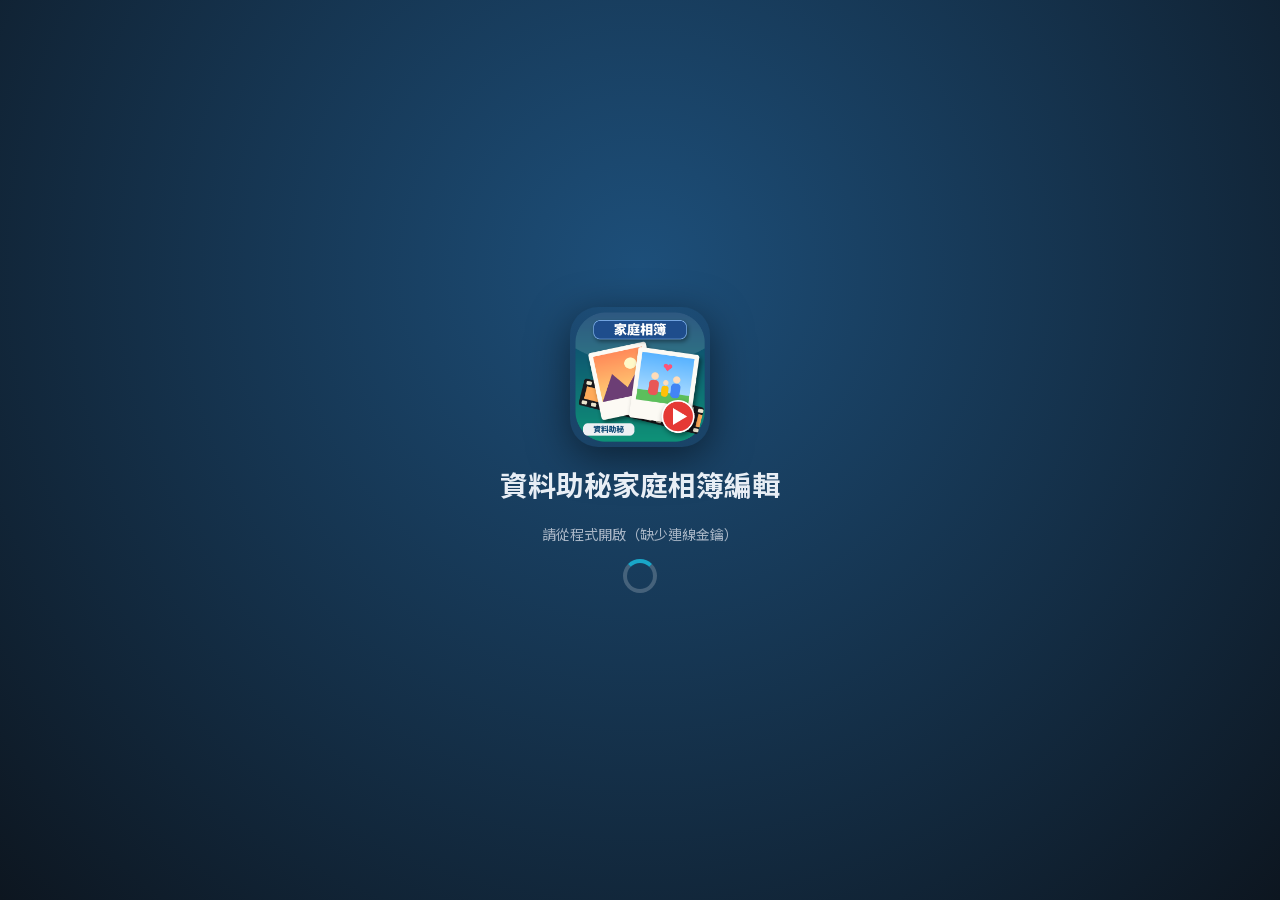
<file: web/index.html>
<!DOCTYPE html>
<html lang="zh-Hant-TW">
<head>
<meta charset="utf-8">
<meta name="viewport" content="width=device-width, initial-scale=1">
<title>資料助秘家庭相簿編輯</title>
<link rel="icon" href="assets/icon.png">
<link rel="stylesheet" href="css/app.css">
</head>
<body>
<div id="splash" class="screen show">
  <img src="assets/icon.png" alt="" class="splash-logo">
  <h1>資料助秘家庭相簿編輯</h1>
  <p id="splash-msg">啟動中，正在準備資料庫…</p>
  <div class="spinner"></div>
</div>

<!-- 登入 -->
<div id="login" class="screen">
  <div class="login-card">
    <img src="assets/icon.png" alt="" class="login-logo">
    <h1>資料助秘家庭相簿編輯</h1>
    <p class="sub" id="login-sub">請登入</p>
    <div id="login-form"></div>
    <p class="credit" id="credit"></p>
  </div>
</div>

<!-- 相簿清單 -->
<div id="home" class="screen">
  <header class="topbar">
    <img src="assets/icon.png" class="tb-logo" alt="">
    <div class="tb-title">資料助秘家庭相簿編輯</div>
    <div class="spacer"></div>
    <button class="tbtn" id="home-guide" data-tip="語音動態教學">🔊 語音教學</button>
    <button class="tbtn" id="home-user">👤 <span class="uname"></span> ▾</button>
  </header>
  <div class="home-body">
    <div class="home-head">
      <h2>我的相簿</h2>
      <div class="spacer"></div>
      <button class="btn big" id="btn-sample" title="用內建的 40 張範例相片（AI 產生，不是真人）做一本畢業紀念相簿">🎓 建立範本相簿</button>
      <button class="btn primary big" id="btn-new" style="margin-left:8px">＋ 新增相簿</button>
    </div>
    <div id="project-grid" class="project-grid"></div>
  </div>
</div>

<!-- 編輯 -->
<div id="editor" class="screen">
  <header class="topbar">
    <button class="tbtn" id="btn-back" title="回到相簿清單">◀ 相簿清單</button>
    <input id="proj-name" class="proj-name" maxlength="100" title="相簿名稱（點一下可以改）">
    <nav class="steps">
      <button data-tab="organize" class="step on"><b>1</b> 整理</button>
      <button data-tab="personalize" class="step"><b>2</b> 個人化</button>
      <button data-tab="create" class="step"><b>3</b> 製作</button>
    </nav>
    <div class="spacer"></div>
    <span id="save-state" class="save-state"></span>
    <button class="tbtn" id="btn-undo" title="復原（Ctrl+Z）">↶ 復原</button>
    <button class="tbtn" id="btn-redo" title="重做（Ctrl+Y）">↷ 重做</button>
    <button class="tbtn" id="btn-aspect" title="一鍵切換 16:9 與 4:3">16:9</button>
    <button class="tbtn" id="btn-guide" title="語音動態教學">🔊 語音教學</button>
    <button class="tbtn" id="ed-user">👤 <span class="uname"></span> ▾</button>
  </header>
  <main class="ed-main">
    <!-- 1 整理 -->
    <section id="tab-organize" class="tab on">
      <aside class="shows">
        <div class="pane-title">影片段 <button class="mini" id="show-add" title="新增一段影片">＋</button></div>
        <div id="show-list"></div>
        <p class="hint">一本相簿可以有好幾段影片，輸出時會接在一起。</p>
      </aside>
      <div class="org-center">
        <div class="toolbar" id="org-tools">
          <button class="btn primary" id="btn-add-files">＋ 加入相片／影片</button>
          <button class="btn" id="btn-rot-l" title="向左轉 90 度">⟲ 向左轉</button>
          <button class="btn" id="btn-rot-r" title="向右轉 90 度">⟳ 向右轉</button>
          <button class="btn" id="btn-edit" title="裁切、特效、紅眼、調色">✎ 編輯</button>
          <button class="btn" id="btn-del" title="從影片移除（素材仍保留）">🗑 移除</button>
          <div class="spacer"></div>
          <label class="inline">排序
            <select id="sort-by"><option value="">—</option><option value="taken">拍攝日期</option><option value="name">檔名</option><option value="random">隨機</option><option value="reverse">反轉順序</option></select>
          </label>
          <label class="inline">每張 <input type="number" id="all-dur" min="1" max="60" step="0.5" value="5" class="num"> 秒 <button class="mini" id="btn-all-dur">全部套用</button></label>
        </div>
        <div id="org-grid" class="org-grid"></div>
        <div class="drop-hint" id="drop-hint">把相片或影片拖進來，或按「加入相片／影片」</div>
      </div>
      <aside class="org-right">
        <div class="player-slot" data-slot="organize"></div>
        <div id="org-props" class="props"></div>
      </aside>
    </section>
    <!-- 2 個人化 -->
    <section id="tab-personalize" class="tab">
      <aside class="lib">
        <div class="lib-tabs" id="lib-tabs"></div>
        <div class="lib-body" id="lib-body"></div>
      </aside>
      <div class="pz-center"><div class="player-slot" data-slot="personalize"></div></div>
      <aside class="inspector" id="inspector"></aside>
    </section>
    <!-- 3 製作 -->
    <section id="tab-create" class="tab">
      <aside class="out-cats" id="out-cats"></aside>
      <div class="out-center">
        <div id="out-presets" class="out-presets"></div>
        <div id="out-settings" class="out-settings"></div>
      </div>
      <aside class="out-right">
        <div class="player-slot" data-slot="create"></div>
        <div id="out-history" class="out-history"></div>
      </aside>
    </section>
    <!-- 下方：腳本／時間軸 -->
    <footer id="bottom" class="bottom">
      <div class="bottom-bar">
        <button class="btn sm" id="tl-add-music">♫ 音樂</button>
        <button class="btn sm" id="tl-add-voice">🎤 錄旁白</button>
        <button class="btn sm" id="tl-add-title">T 文字</button>
        <button class="btn sm" id="tl-split" title="把選取的影片在播放頭位置切成兩段">✂ 分割</button>
        <button class="btn sm" id="tl-del">🗑 刪除</button>
        <div class="spacer"></div>
        <label class="inline zoomlbl">縮放 <input type="range" id="tl-zoom" min="10" max="200" value="40"></label>
        <div class="seg"><button id="view-story" class="on">▦ 腳本</button><button id="view-time">☰ 時間軸</button></div>
      </div>
      <div id="storyboard" class="storyboard"></div>
      <div id="timeline" class="timeline hidden"></div>
    </footer>
  </main>
</div>

<input type="file" id="file-input" multiple hidden accept="image/*,video/*,.heic,.tif,.tiff,.avi,.wmv,.mpg,.mpeg,.3gp,.mkv,.flv,.mts,.m2ts">
<input type="file" id="audio-input" multiple hidden accept="audio/*,.mp3,.wav,.ogg,.m4a,.wma,.flac">

<script src="lib/transitions.js"></script>
<script src="assets/clipart/index.js"></script>
<script src="js/api.js"></script>
<script src="js/styles.js"></script>
<script src="js/engine.js"></script>
<script src="js/audio.js"></script>
<script src="js/app.js"></script>
<script src="js/player.js"></script>
<script src="js/organize.js"></script>
<script src="js/editor.js"></script>
<script src="js/personalize.js"></script>
<script src="js/timeline.js"></script>
<script src="js/create.js"></script>
<script src="js/youtube.js"></script>
<script src="js/admin.js"></script>
<script src="js/lessons.js"></script>
<script src="js/tutorial.js"></script>
<script>FA.boot();</script>
</body>
</html>
</file>
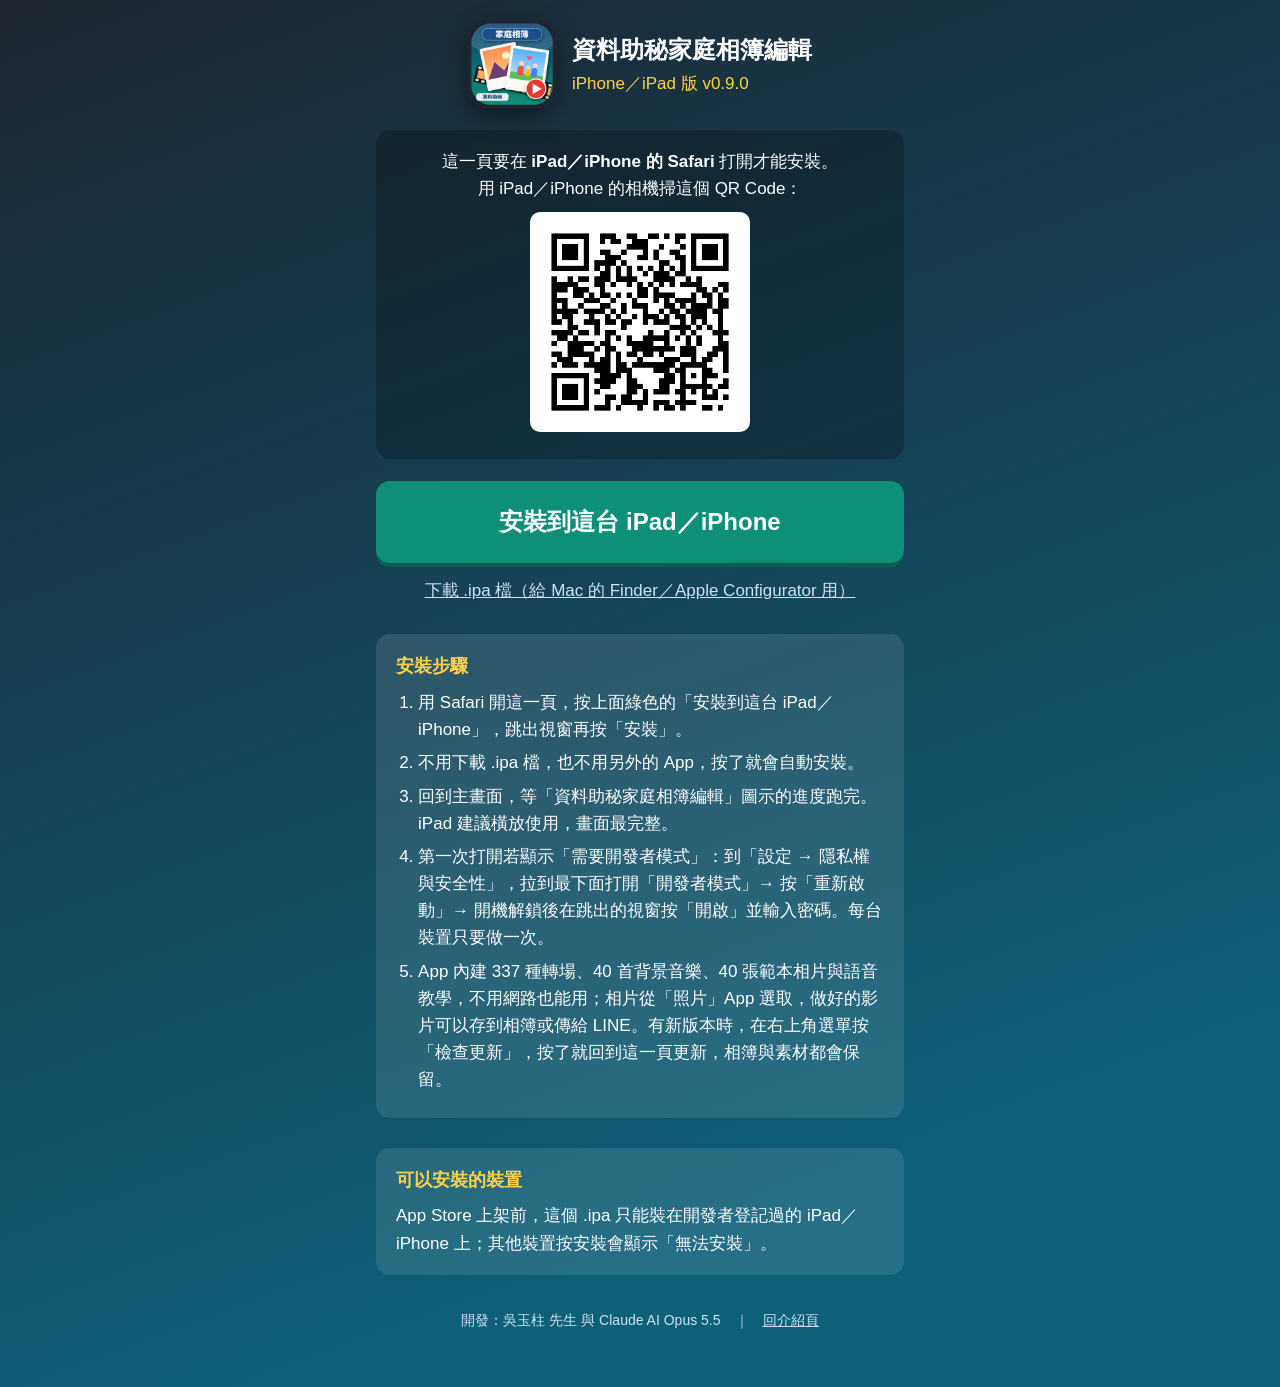
<file: docs/ios/index.html>
<!doctype html>
<html lang="zh-Hant">
<head>
<meta charset="utf-8">
<meta name="viewport" content="width=device-width, initial-scale=1">
<title>安裝資料助秘家庭相簿編輯（iPhone／iPad）</title>
<link rel="apple-touch-icon" href="icon-180.png">
<style>
  :root { --bg: #1d2530; --card: rgba(255,255,255,.10); --fg: #ffffff; --dim: #cfe0f5; --gold: #FFD24A; --red: #0E8F78; }
  * { box-sizing: border-box; }
  body { margin: 0; background: linear-gradient(160deg, #1d2530, #0e5f78 80%); color: var(--fg); font: 17px/1.6 -apple-system, "PingFang TC", "Noto Sans TC", sans-serif; min-height: 100vh; }
  main { max-width: 560px; margin: 0 auto; padding: 20px 16px 56px; text-align: center; }
  .head { display: flex; align-items: center; justify-content: center; gap: 16px; text-align: left; }
  img.icon { width: 88px; height: 88px; border-radius: 20px; box-shadow: 0 8px 24px rgba(0,0,0,.45); }
  h1 { margin: 0; font-size: 24px; }
  .ver { color: var(--gold); margin: 0; }
  .install { margin-top: 22px; }
  a.btn { display: block; padding: 22px 16px; border-radius: 14px; background: var(--red); color: #fff; font-size: 24px; font-weight: 700; text-decoration: none; box-shadow: 0 4px 0 #0a5f50; }
  a.btn:active { transform: translateY(2px); box-shadow: 0 2px 0 #0a5f50; }
  a.sub { display: inline-block; margin-top: 14px; color: var(--dim); }
  .card { margin-top: 30px; padding: 18px 20px; background: var(--card); border-radius: 14px; text-align: left; }
  .card h2 { margin: 0 0 8px; font-size: 18px; color: var(--gold); }
  ol { margin: 0; padding-left: 1.3em; }
  li { margin: 6px 0; }
  .pc { display: none; margin-top: 22px; padding: 18px; border-radius: 14px; background: rgba(0,0,0,.25); }
  .pc img { width: 220px; height: 220px; background: #fff; border-radius: 10px; margin-top: 10px; }
  html.is-pc .pc { display: block; }
  html.is-ios a.sub { display: none; }
  footer { margin-top: 34px; color: var(--dim); font-size: 14px; }
</style>
</head>
<body>
<main>
  <div class="head">
    <img class="icon" src="icon-512.png" alt="資料助秘家庭相簿編輯圖示">
    <div><h1>資料助秘家庭相簿編輯</h1><p class="ver" id="ver">iPhone／iPad 版</p></div>
  </div>
  <div class="pc">這一頁要在 <b>iPad／iPhone 的 Safari</b> 打開才能安裝。<br>用 iPad／iPhone 的相機掃這個 QR Code：<br><img src="qr.png" alt="安裝頁 QR Code"></div>
  <div class="install"><a class="btn" href="itms-services://?action=download-manifest&amp;url=https://achir1015.github.io/zms-family-album/ios/manifest.plist">安裝到這台 iPad／iPhone</a>
  <a class="sub" href="https://github.com/achir1015/zms-family-album/releases/latest/download/ZMSFamilyAlbum-ios.ipa">下載 .ipa 檔（給 Mac 的 Finder／Apple Configurator 用）</a></div>
  <div class="card">
    <h2>安裝步驟</h2>
    <ol>
      <li>用 Safari 開這一頁，按上面綠色的「安裝到這台 iPad／iPhone」，跳出視窗再按「安裝」。</li>
      <li>不用下載 .ipa 檔，也不用另外的 App，按了就會自動安裝。</li>
      <li>回到主畫面，等「資料助秘家庭相簿編輯」圖示的進度跑完。iPad 建議橫放使用，畫面最完整。</li>
      <li>第一次打開若顯示「需要開發者模式」：到「設定 → 隱私權與安全性」，拉到最下面打開「開發者模式」→ 按「重新啟動」→ 開機解鎖後在跳出的視窗按「開啟」並輸入密碼。每台裝置只要做一次。</li>
      <li>App 內建 337 種轉場、40 首背景音樂、40 張範本相片與語音教學，不用網路也能用；相片從「照片」App 選取，做好的影片可以存到相簿或傳給 LINE。有新版本時，在右上角選單按「檢查更新」，按了就回到這一頁更新，相簿與素材都會保留。</li>
    </ol>
  </div>
  <div class="card">
    <h2>可以安裝的裝置</h2>
    <p style="margin:0">App Store 上架前，這個 .ipa 只能裝在開發者登記過的 iPad／iPhone 上；其他裝置按安裝會顯示「無法安裝」。</p>
  </div>
  <footer>開發：吳玉柱 先生 與 Claude AI Opus 5.5　｜　<a href="../" style="color:var(--dim)">回介紹頁</a></footer>
</main>
<script>
  // 電腦開啟時多顯示 QR Code 讓 iPad／iPhone 掃；
  // iPad 的 Safari 預設送電腦版 UA（Macintosh），要用觸控點數判斷
  var ios = /iPad|iPhone|iPod/.test(navigator.userAgent) || (/Macintosh/.test(navigator.userAgent) && navigator.maxTouchPoints > 1);
  document.documentElement.className = ios ? 'is-ios' : 'is-pc';
  fetch('manifest.plist').then(function (r) { return r.text(); }).then(function (t) {
    var m = t.match(/<key>bundle-version<\/key>\s*<string>([^<]+)<\/string>/);
    if (m) document.getElementById('ver').textContent = 'iPhone／iPad 版 v' + m[1];
  }).catch(function () {});
</script>
</body>
</html>
</file>
<file: web/css/app.css>
@font-face { font-family: "Noto Sans TC"; src: url("../assets/fonts/NotoSansTC-VF.ttf") format("truetype"); font-weight: 100 900; font-display: swap; }
:root {
  --bg: #1b222c; --bg2: #232c38; --bg3: #2c3746; --line: #3a4757; --fg: #e8eef5; --fg2: #a9b6c6;
  --acc: #19a7c9; --acc2: #0f8fb0; --ok: #39b26b; --warn: #f0a531; --bad: #e5534b; --sel: #f7b733;
  --tb1: #10406e; --tb2: #0f8a7a;
}
* { box-sizing: border-box; }
html, body { margin: 0; height: 100%; background: var(--bg); color: var(--fg); font: 14px/1.45 "Microsoft JhengHei", "Noto Sans TC", sans-serif; overflow: hidden; user-select: none; }
input, textarea, select, button { font: inherit; color: inherit; }
input, textarea { user-select: text; }
.screen { position: fixed; inset: 0; display: none; flex-direction: column; }
.screen.show { display: flex; }
.hidden { display: none !important; }
.spacer { flex: 1; }
.hint { color: var(--fg2); font-size: 12px; padding: 6px 10px; }

/* 按鈕與欄位 */
.btn { background: var(--bg3); border: 1px solid var(--line); border-radius: 6px; padding: 6px 12px; cursor: pointer; white-space: nowrap; }
.btn:hover { border-color: var(--acc); }
.btn.primary { background: linear-gradient(180deg, #23b6d8, #128fb0); border-color: #0d7f9e; color: #fff; font-weight: 600; }
.btn.danger { background: #a83a34; border-color: #c44; color: #fff; }
.btn.big { padding: 10px 20px; font-size: 16px; }
.btn.sm { padding: 3px 9px; font-size: 13px; }
.btn:disabled { opacity: .45; cursor: not-allowed; }
.mini { background: var(--bg3); border: 1px solid var(--line); border-radius: 4px; padding: 0 7px; cursor: pointer; font-size: 12px; line-height: 20px; }
.mini:hover { border-color: var(--acc); }
.inp, select, textarea.inp { background: #151b23; border: 1px solid var(--line); border-radius: 5px; padding: 6px 8px; width: 100%; }
select { width: auto; }
.inp:focus, select:focus, textarea:focus { outline: none; border-color: var(--acc); }
.num { width: 64px; background: #151b23; border: 1px solid var(--line); border-radius: 4px; padding: 3px 5px; }
.fld { display: block; margin: 8px 0; color: var(--fg2); font-size: 13px; }
.fld > input, .fld > select, .fld > textarea { margin-top: 3px; color: var(--fg); }
.inline { display: inline-flex; align-items: center; gap: 6px; color: var(--fg2); font-size: 13px; }
.row { display: flex; gap: 8px; align-items: center; }
.row > * { flex: 1; }
input[type=range] { accent-color: var(--acc); }
input[type=color] { width: 40px; height: 26px; padding: 0; border: 1px solid var(--line); background: none; border-radius: 4px; }

/* 啟動畫面與登入 */
#splash { align-items: center; justify-content: center; background: radial-gradient(circle at 50% 30%, #1d4f7a, #0d1620); }
.splash-logo { width: 140px; border-radius: 28px; box-shadow: 0 10px 40px rgba(0,0,0,.5); }
#splash h1 { margin: 18px 0 6px; font-size: 28px; }
#splash p { color: var(--fg2); }
.spinner { width: 34px; height: 34px; border: 4px solid rgba(255,255,255,.2); border-top-color: var(--acc); border-radius: 50%; animation: spin 0.9s linear infinite; }
@keyframes spin { to { transform: rotate(360deg); } }
#login { align-items: center; justify-content: center; background: radial-gradient(circle at 30% 20%, #1d4f7a, #0d1620 70%); }
.login-card { width: 400px; background: rgba(35,44,56,.95); border: 1px solid var(--line); border-radius: 16px; padding: 30px 34px; text-align: center; box-shadow: 0 20px 60px rgba(0,0,0,.5); }
.login-logo { width: 96px; border-radius: 22px; }
.login-card h1 { font-size: 22px; margin: 12px 0 2px; }
.login-card .sub { color: var(--fg2); margin: 0 0 14px; }
.login-card .fld { text-align: left; }
.login-card .btn { width: 100%; margin-top: 12px; padding: 10px; font-size: 16px; }
.credit { color: var(--fg2); font-size: 12px; margin-top: 18px; }

/* 上方列 */
.topbar { height: 52px; flex: none; display: flex; align-items: center; gap: 8px; padding: 0 12px; background: linear-gradient(90deg, var(--tb1), var(--tb2)); box-shadow: 0 2px 8px rgba(0,0,0,.35); z-index: 5; }
.tb-logo { width: 34px; height: 34px; border-radius: 8px; }
.tb-title { font-size: 18px; font-weight: 700; letter-spacing: 1px; }
.tbtn { background: rgba(255,255,255,.12); border: 1px solid rgba(255,255,255,.18); color: #fff; border-radius: 6px; padding: 5px 10px; cursor: pointer; white-space: nowrap; }
.tbtn:hover { background: rgba(255,255,255,.22); }
.tbtn:disabled { opacity: .4; }
.proj-name { width: 220px; background: rgba(0,0,0,.2); border: 1px solid transparent; border-radius: 6px; color: #fff; font-size: 16px; font-weight: 600; padding: 5px 8px; }
.proj-name:hover, .proj-name:focus { border-color: rgba(255,255,255,.4); outline: none; }
.steps { display: flex; margin-left: 10px; background: rgba(0,0,0,.22); border-radius: 8px; padding: 3px; }
.step { background: none; border: none; color: #d6e6f5; padding: 6px 16px; border-radius: 6px; cursor: pointer; font-size: 15px; }
.step b { display: inline-block; width: 20px; height: 20px; line-height: 20px; border-radius: 50%; background: rgba(255,255,255,.2); margin-right: 5px; font-size: 12px; }
.step.on { background: #fff; color: #0f4a75; font-weight: 700; }
.step.on b { background: var(--acc); color: #fff; }
.save-state { color: #cfe; font-size: 12px; margin-right: 4px; }

/* 相簿清單 */
.home-body { flex: 1; overflow: auto; padding: 20px 28px; }
.home-head { display: flex; align-items: center; margin-bottom: 16px; }
.home-head h2 { margin: 0; }
.project-grid { display: grid; grid-template-columns: repeat(auto-fill, minmax(230px, 1fr)); gap: 18px; }
.pcard { background: var(--bg2); border: 1px solid var(--line); border-radius: 12px; overflow: hidden; cursor: pointer; transition: transform .12s, border-color .12s; }
.pcard:hover { transform: translateY(-2px); border-color: var(--acc); }
.pcard .thumb { height: 140px; background: #0c1117 center/cover no-repeat; display: flex; align-items: center; justify-content: center; font-size: 46px; color: #3a4757; }
.pcard .info { padding: 9px 12px; }
.pcard .name { font-weight: 700; font-size: 15px; overflow: hidden; text-overflow: ellipsis; white-space: nowrap; }
.pcard .meta { color: var(--fg2); font-size: 12px; display: flex; gap: 8px; flex-wrap: wrap; }
.pcard .acts { display: flex; gap: 4px; padding: 0 10px 10px; }
.pcard .acts .mini { flex: 1; }
.badge { background: var(--acc2); color: #fff; border-radius: 10px; padding: 0 7px; font-size: 11px; }
.empty { color: var(--fg2); text-align: center; padding: 60px 0; font-size: 16px; }

/* 編輯主區 */
.ed-main { flex: 1; display: flex; flex-direction: column; min-height: 0; }
.tab { flex: 1; display: none; min-height: 0; }
.tab.on { display: flex; }
.pane-title { padding: 8px 10px; font-weight: 700; color: var(--fg2); display: flex; align-items: center; justify-content: space-between; border-bottom: 1px solid var(--line); }
.shows { width: 190px; background: var(--bg2); border-right: 1px solid var(--line); display: flex; flex-direction: column; }
#show-list { flex: 1; overflow: auto; padding: 6px; }
.show-it { padding: 8px; border-radius: 8px; border: 2px solid transparent; cursor: pointer; margin-bottom: 6px; background: var(--bg3); }
.show-it.on { border-color: var(--sel); }
.show-it .t { font-weight: 600; }
.show-it .m { color: var(--fg2); font-size: 12px; }
.show-it .acts { display: none; gap: 3px; margin-top: 4px; flex-wrap: wrap; }
.show-it .acts .mini { white-space: nowrap; padding: 0 5px; }
.show-it.on .acts { display: flex; }
.org-center { flex: 1; display: flex; flex-direction: column; min-width: 0; position: relative; }
.toolbar { display: flex; align-items: center; gap: 6px; padding: 8px 10px; border-bottom: 1px solid var(--line); background: var(--bg2); flex-wrap: wrap; }
.org-grid { flex: 1; overflow: auto; padding: 12px; display: flex; flex-wrap: wrap; align-content: flex-start; gap: 12px; }
.org-grid.drag { outline: 3px dashed var(--acc); outline-offset: -8px; }
.drop-hint { position: absolute; top: 50%; left: 50%; transform: translate(-50%,-50%); color: var(--fg2); font-size: 17px; pointer-events: none; text-align: center; }
.tile { width: 150px; background: var(--bg3); border: 2px solid transparent; border-radius: 8px; overflow: hidden; cursor: pointer; position: relative; }
.tile.sel { border-color: var(--sel); }
.tile.dragover { border-color: var(--acc); transform: scale(1.03); }
.tile .im { height: 100px; background: #000 center/contain no-repeat; position: relative; }
.tile .num { position: absolute; left: 4px; top: 4px; background: rgba(0,0,0,.6); border-radius: 4px; padding: 0 5px; font-size: 11px; }
.tile .kind { position: absolute; right: 4px; top: 4px; background: rgba(0,0,0,.6); border-radius: 4px; padding: 0 5px; font-size: 11px; }
.tile .cap { padding: 3px 6px; font-size: 12px; display: flex; justify-content: space-between; color: var(--fg2); }
.tile .cap .n { overflow: hidden; text-overflow: ellipsis; white-space: nowrap; max-width: 92px; }
.org-right { width: 430px; background: var(--bg2); border-left: 1px solid var(--line); display: flex; flex-direction: column; min-height: 0; }
.props { flex: 1; overflow: auto; padding: 10px 14px; }
.props h4 { margin: 6px 0; color: var(--fg2); }

/* 播放器 */
.player { display: flex; flex-direction: column; background: #000; }
.player .stage { position: relative; flex: 1; display: flex; align-items: center; justify-content: center; min-height: 0; overflow: hidden; }
.player canvas.view { max-width: 100%; max-height: 100%; background: #000; box-shadow: 0 0 0 1px #222; }
.player .overlay { position: absolute; pointer-events: none; }
.player .ctrl { display: flex; align-items: center; gap: 8px; padding: 5px 8px; background: #11161d; }
.player .ctrl button { background: none; border: none; color: #fff; font-size: 18px; cursor: pointer; width: 30px; }
.player .seek { flex: 1; }
.player .time { font-family: Consolas, monospace; font-size: 12px; color: var(--fg2); min-width: 110px; text-align: right; }
.player .handle { position: absolute; border: 2px dashed var(--sel); pointer-events: auto; cursor: move; }
.player .handle .rs { position: absolute; right: -7px; bottom: -7px; width: 13px; height: 13px; background: var(--sel); border-radius: 50%; cursor: nwse-resize; }
.org-right .player { height: 280px; flex: none; }
.pz-center { flex: 1; display: flex; flex-direction: column; min-width: 0; background: #0b0f14; }
.pz-center .player-slot, .pz-center .player { flex: 1; min-height: 0; display: flex; }
.pz-center .player { width: 100%; }

/* 個人化：素材庫 */
.lib { width: 360px; display: flex; background: var(--bg2); border-right: 1px solid var(--line); min-height: 0; }
.lib-tabs { width: 92px; border-right: 1px solid var(--line); overflow: auto; background: #1f2731; }
.lib-tabs button { display: block; width: 100%; background: none; border: none; border-left: 3px solid transparent; color: var(--fg2); text-align: left; padding: 10px 8px; cursor: pointer; font-size: 13px; }
.lib-tabs button.on { background: var(--bg3); color: #fff; border-left-color: var(--acc); font-weight: 700; }
.lib-body { flex: 1; overflow: auto; padding: 8px; min-width: 0; }
.lib-body h5 { margin: 10px 2px 6px; color: var(--fg2); font-size: 12px; }
.chips { display: flex; flex-wrap: wrap; gap: 4px; margin-bottom: 8px; }
.chip { background: var(--bg3); border: 1px solid var(--line); border-radius: 12px; padding: 1px 9px; font-size: 12px; cursor: pointer; }
.chip.on { background: var(--acc2); border-color: var(--acc); color: #fff; }
.cards { display: grid; grid-template-columns: repeat(2, 1fr); gap: 7px; }
.cards.c3 { grid-template-columns: repeat(3, 1fr); }
.card { background: var(--bg3); border: 2px solid transparent; border-radius: 7px; overflow: hidden; cursor: pointer; text-align: center; font-size: 12px; position: relative; }
.card:hover { border-color: var(--acc); }
.card.on { border-color: var(--sel); }
.card canvas, .card img.pv { display: block; width: 100%; aspect-ratio: 16/9; background: #000; object-fit: contain; }
.card .nm { padding: 2px 3px; white-space: nowrap; overflow: hidden; text-overflow: ellipsis; }
.card .tag3d { position: absolute; top: 3px; right: 3px; background: #e5534b; color: #fff; border-radius: 3px; font-size: 10px; padding: 0 4px; }
.card .fav { position: absolute; top: 2px; left: 4px; color: #ffd54f; }
.clipgrid { display: grid; grid-template-columns: repeat(4, 1fr); gap: 5px; }
.clipgrid .card img { width: 100%; aspect-ratio: 1; object-fit: contain; padding: 4px; background: #1a212b; }
.lib-actions { position: sticky; bottom: -8px; background: var(--bg2); padding: 8px 0; display: flex; gap: 6px; border-top: 1px solid var(--line); margin-top: 8px; }

/* 屬性 */
.inspector { width: 300px; background: var(--bg2); border-left: 1px solid var(--line); overflow: auto; padding: 10px 12px; }
.inspector h3 { margin: 2px 0 8px; font-size: 15px; }
.inspector .sec { border-top: 1px solid var(--line); padding-top: 6px; margin-top: 8px; }
.inspector textarea { min-height: 70px; resize: vertical; }
.sw { display: inline-block; width: 22px; height: 22px; border-radius: 4px; border: 2px solid transparent; cursor: pointer; margin: 2px; vertical-align: middle; }
.sw.on { border-color: #fff; }

/* 下方腳本／時間軸 */
.bottom { flex: none; height: 230px; background: #151b23; border-top: 2px solid #0d1117; display: flex; flex-direction: column; }
#editor.tab-create .bottom { display: none; }
.bottom-bar { display: flex; align-items: center; gap: 6px; padding: 5px 8px; background: #1d2530; border-bottom: 1px solid var(--line); }
.seg { display: flex; border: 1px solid var(--line); border-radius: 6px; overflow: hidden; }
.seg button { background: var(--bg3); border: none; padding: 3px 10px; cursor: pointer; color: var(--fg2); }
.seg button.on { background: var(--acc2); color: #fff; }
.zoomlbl input { width: 120px; }
.storyboard { flex: 1; overflow-x: auto; overflow-y: hidden; display: flex; align-items: center; padding: 8px 10px; gap: 0; }
.sb-item { flex: none; width: 128px; background: var(--bg3); border: 2px solid transparent; border-radius: 7px; overflow: hidden; cursor: pointer; }
.sb-item.sel { border-color: var(--sel); }
.sb-item.playing { box-shadow: 0 0 0 2px var(--acc); }
.sb-item .im { height: 72px; background: #000 center/contain no-repeat; position: relative; }
.sb-item .cap { font-size: 11px; padding: 2px 5px; color: var(--fg2); display: flex; justify-content: space-between; }
.sb-trans { flex: none; width: 46px; height: 46px; margin: 0 4px; border-radius: 8px; background: #26303c; border: 2px dashed #3a4757; display: flex; align-items: center; justify-content: center; font-size: 10px; text-align: center; cursor: pointer; color: var(--fg2); line-height: 1.1; padding: 2px; overflow: hidden; }
.sb-trans.sel { border-color: var(--sel); border-style: solid; }
.sb-trans.dragover, .sb-item.dragover { border-color: var(--acc); }
.timeline { flex: 1; position: relative; overflow: auto; }
.tl-inner { position: relative; min-height: 100%; }
.tl-ruler { position: sticky; top: 0; height: 20px; background: #1d2530; z-index: 3; border-bottom: 1px solid var(--line); }
.tl-ruler span { position: absolute; top: 2px; font-size: 10px; color: var(--fg2); transform: translateX(-50%); }
.tl-ruler i { position: absolute; bottom: 0; width: 1px; height: 6px; background: var(--fg2); }
.tl-track { position: relative; height: 28px; border-bottom: 1px solid #222b36; }
.tl-track.main { height: 52px; }
.tl-label { position: sticky; left: 0; z-index: 2; width: 74px; height: 100%; background: #1d2530; border-right: 1px solid var(--line); font-size: 11px; color: var(--fg2); display: flex; align-items: center; padding-left: 6px; float: left; }
.tl-clip { position: absolute; top: 3px; bottom: 3px; border-radius: 4px; background: #355b86; border: 1px solid #4f7fb5; font-size: 11px; color: #fff; overflow: hidden; white-space: nowrap; padding: 0 5px; cursor: grab; display: flex; align-items: center; }
.tl-clip.sel { outline: 2px solid var(--sel); z-index: 2; }
.tl-clip.photo, .tl-clip.video, .tl-clip.card { background: #2a3a4c center left/auto 100% repeat-x; }
.tl-clip.title { background: #7a4fb0; border-color: #a77de0; }
.tl-clip.clip { background: #b0743a; border-color: #e0a060; }
.tl-clip.effect { background: #3a8a6a; border-color: #5fc49a; }
.tl-clip.music { background: #2f6e8f; border-color: #4fa7d0; }
.tl-clip.voice { background: #8f3f5f; border-color: #d0608a; }
.tl-clip .rz { position: absolute; right: 0; top: 0; bottom: 0; width: 7px; cursor: ew-resize; background: rgba(255,255,255,.18); }
.tl-clip .tr { position: absolute; right: 0; top: 0; bottom: 0; background: repeating-linear-gradient(45deg, rgba(255,255,255,.25) 0 4px, transparent 4px 8px); pointer-events: none; }
.tl-clip .lbl { position: relative; text-shadow: 0 1px 2px #000; }
.tl-head { position: absolute; top: 0; bottom: 0; width: 2px; background: #ff4d4d; z-index: 4; pointer-events: none; }
.tl-head::before { content: ""; position: absolute; top: 0; left: -6px; border: 7px solid transparent; border-top-color: #ff4d4d; }
.tl-empty { position: absolute; left: 90px; top: 4px; font-size: 11px; color: #56657a; pointer-events: none; }

/* 製作 */
.out-cats { width: 210px; background: var(--bg2); border-right: 1px solid var(--line); padding: 8px; overflow: auto; }
.out-cat { padding: 10px 10px; border-radius: 8px; cursor: pointer; margin-bottom: 4px; }
.out-cat:hover { background: var(--bg3); }
.out-cat.on { background: var(--acc2); color: #fff; }
.out-cat small { display: block; color: var(--fg2); font-size: 11px; }
.out-cat.on small { color: #d8f4fb; }
.out-center { flex: 1; display: flex; flex-direction: column; min-width: 0; overflow: auto; padding: 12px 16px; }
.out-presets { display: grid; grid-template-columns: repeat(auto-fill, minmax(190px, 1fr)); gap: 8px; }
.preset { background: var(--bg2); border: 2px solid var(--line); border-radius: 8px; padding: 8px 10px; cursor: pointer; }
.preset.on { border-color: var(--sel); background: #2d3a2a; }
.preset b { display: block; }
.preset small { color: var(--fg2); }
.out-settings { margin-top: 14px; background: var(--bg2); border: 1px solid var(--line); border-radius: 10px; padding: 12px 16px; }
.out-settings .go { font-size: 18px; padding: 12px 30px; }
.progress { height: 14px; background: #10151c; border-radius: 7px; overflow: hidden; border: 1px solid var(--line); }
.progress > div { height: 100%; background: linear-gradient(90deg, #19a7c9, #39b26b); width: 0; transition: width .2s; }
.out-right { width: 420px; background: var(--bg2); border-left: 1px solid var(--line); display: flex; flex-direction: column; min-height: 0; }
.out-right .player { height: 260px; flex: none; }
.out-history { flex: 1; overflow: auto; padding: 10px; font-size: 13px; }
.hist { border-bottom: 1px solid var(--line); padding: 6px 2px; }
.hist .p { color: var(--fg2); font-size: 12px; word-break: break-all; }

/* 對話框、提示 */
.dlg-wrap { position: fixed; inset: 0; background: rgba(0,0,0,.55); display: flex; align-items: center; justify-content: center; z-index: 100; }
.dlg { background: var(--bg2); border: 1px solid var(--line); border-radius: 12px; min-width: 360px; max-width: 94vw; max-height: 92vh; display: flex; flex-direction: column; box-shadow: 0 20px 60px rgba(0,0,0,.6); }
.dlg-head { display: flex; justify-content: space-between; align-items: center; padding: 10px 16px; border-bottom: 1px solid var(--line); font-weight: 700; font-size: 16px; }
.dlg-head .x { background: none; border: none; color: var(--fg2); font-size: 18px; cursor: pointer; }
.dlg-body { padding: 12px 18px; overflow: auto; }
.dlg-foot { display: flex; justify-content: flex-end; gap: 8px; padding: 10px 16px; border-top: 1px solid var(--line); }
#toasts { position: fixed; right: 18px; bottom: 18px; display: flex; flex-direction: column; gap: 8px; z-index: 300; }
.toast { background: #2e3c4d; border-left: 4px solid var(--acc); padding: 10px 14px; border-radius: 6px; box-shadow: 0 6px 20px rgba(0,0,0,.4); max-width: 420px; transition: opacity .5s; white-space: pre-wrap; }
.toast.err { border-left-color: var(--bad); }
.toast.ok { border-left-color: var(--ok); }
.toast.out { opacity: 0; }
.busy { position: fixed; inset: 0; background: rgba(0,0,0,.5); z-index: 200; display: flex; align-items: center; justify-content: center; }
.busy-box { background: var(--bg2); border-radius: 12px; padding: 22px 30px; display: flex; align-items: center; gap: 14px; min-width: 300px; }
.menu { position: fixed; background: var(--bg2); border: 1px solid var(--line); border-radius: 8px; box-shadow: 0 10px 30px rgba(0,0,0,.5); padding: 4px; z-index: 150; min-width: 190px; }
.menu button { display: block; width: 100%; text-align: left; background: none; border: none; padding: 7px 12px; border-radius: 5px; cursor: pointer; }
.menu button:hover { background: var(--bg3); }
.menu hr { border: none; border-top: 1px solid var(--line); margin: 4px 0; }
table.grid { border-collapse: collapse; width: 100%; font-size: 13px; }
table.grid th, table.grid td { border-bottom: 1px solid var(--line); padding: 5px 6px; text-align: left; }
table.grid th { color: var(--fg2); font-weight: 600; }

/* 相片編輯 */
.ed-wrap { display: flex; gap: 14px; }
.ed-stage { position: relative; width: 640px; height: 460px; background: #0b0f14; display: flex; align-items: center; justify-content: center; border-radius: 8px; overflow: hidden; }
.ed-stage canvas { max-width: 100%; max-height: 100%; }
.ed-side { width: 300px; max-height: 70vh; overflow: auto; }
.crop-box { position: absolute; border: 2px solid #fff; box-shadow: 0 0 0 9999px rgba(0,0,0,.55); cursor: move; }
.crop-box .h { position: absolute; width: 14px; height: 14px; background: #fff; border-radius: 50%; }
.redeye-ring { position: absolute; border: 2px solid #ff5252; border-radius: 50%; pointer-events: none; }
.fxgrid { display: grid; grid-template-columns: repeat(3, 1fr); gap: 5px; }
.fxgrid .card canvas { aspect-ratio: 4/3; }
.tabs2 { display: flex; gap: 2px; border-bottom: 1px solid var(--line); margin-bottom: 8px; }
.tabs2 button { background: none; border: none; padding: 6px 10px; cursor: pointer; color: var(--fg2); border-bottom: 2px solid transparent; }
.tabs2 button.on { color: #fff; border-bottom-color: var(--acc); }

/* 語音教學 */
.guide-mask { position: fixed; inset: 0; z-index: 400; pointer-events: none; }
.guide-hole { position: fixed; border-radius: 10px; box-shadow: 0 0 0 9999px rgba(0,0,0,.6), 0 0 0 3px var(--sel), 0 0 24px 6px rgba(247,183,51,.6); transition: all .45s ease; pointer-events: none; z-index: 401; }
.guide-bubble { position: fixed; z-index: 402; width: 360px; background: #fffbea; color: #333; border-radius: 12px; padding: 12px 14px; box-shadow: 0 10px 30px rgba(0,0,0,.5); pointer-events: auto; transition: all .45s ease; }
.guide-bubble .who { display: flex; align-items: center; gap: 8px; font-weight: 700; color: #0f4a75; margin-bottom: 4px; }
.guide-bubble .who img { width: 30px; border-radius: 7px; }
.guide-bubble .acts { display: flex; gap: 6px; justify-content: flex-end; margin-top: 8px; }
.guide-bubble .acts button { background: #0f8fb0; color: #fff; border: none; border-radius: 5px; padding: 4px 10px; cursor: pointer; }
.guide-bubble .acts button.ghost { background: #ddd; color: #333; }
.guide-cursor { position: fixed; z-index: 403; width: 26px; height: 26px; pointer-events: none; transition: all .6s ease; font-size: 26px; filter: drop-shadow(0 2px 3px rgba(0,0,0,.6)); }
.lesson { display: flex; gap: 10px; align-items: center; padding: 8px; border-radius: 8px; cursor: pointer; border: 1px solid var(--line); margin-bottom: 6px; }
.lesson:hover { border-color: var(--acc); }
.lesson .n { width: 28px; height: 28px; border-radius: 50%; background: var(--acc2); display: flex; align-items: center; justify-content: center; font-weight: 700; flex: none; }
.lesson small { color: var(--fg2); display: block; }
::-webkit-scrollbar { width: 10px; height: 10px; }
::-webkit-scrollbar-thumb { background: #3a4757; border-radius: 5px; }
::-webkit-scrollbar-track { background: transparent; }
/* 內附背景音樂 */
.music-lib .chips { margin: 4px 0 6px; }
.music-row { display: flex; align-items: center; gap: 6px; padding: 4px 6px; border-radius: 6px; background: var(--bg3); margin-bottom: 4px; border: 1px solid transparent; }
.music-row.on { border-color: var(--acc); }
.music-row .mi { flex: 1; min-width: 0; }
.music-row .t { font-weight: 600; font-size: 13px; }
.music-row .m { color: var(--fg2); font-size: 11px; white-space: nowrap; overflow: hidden; text-overflow: ellipsis; }
</file>
